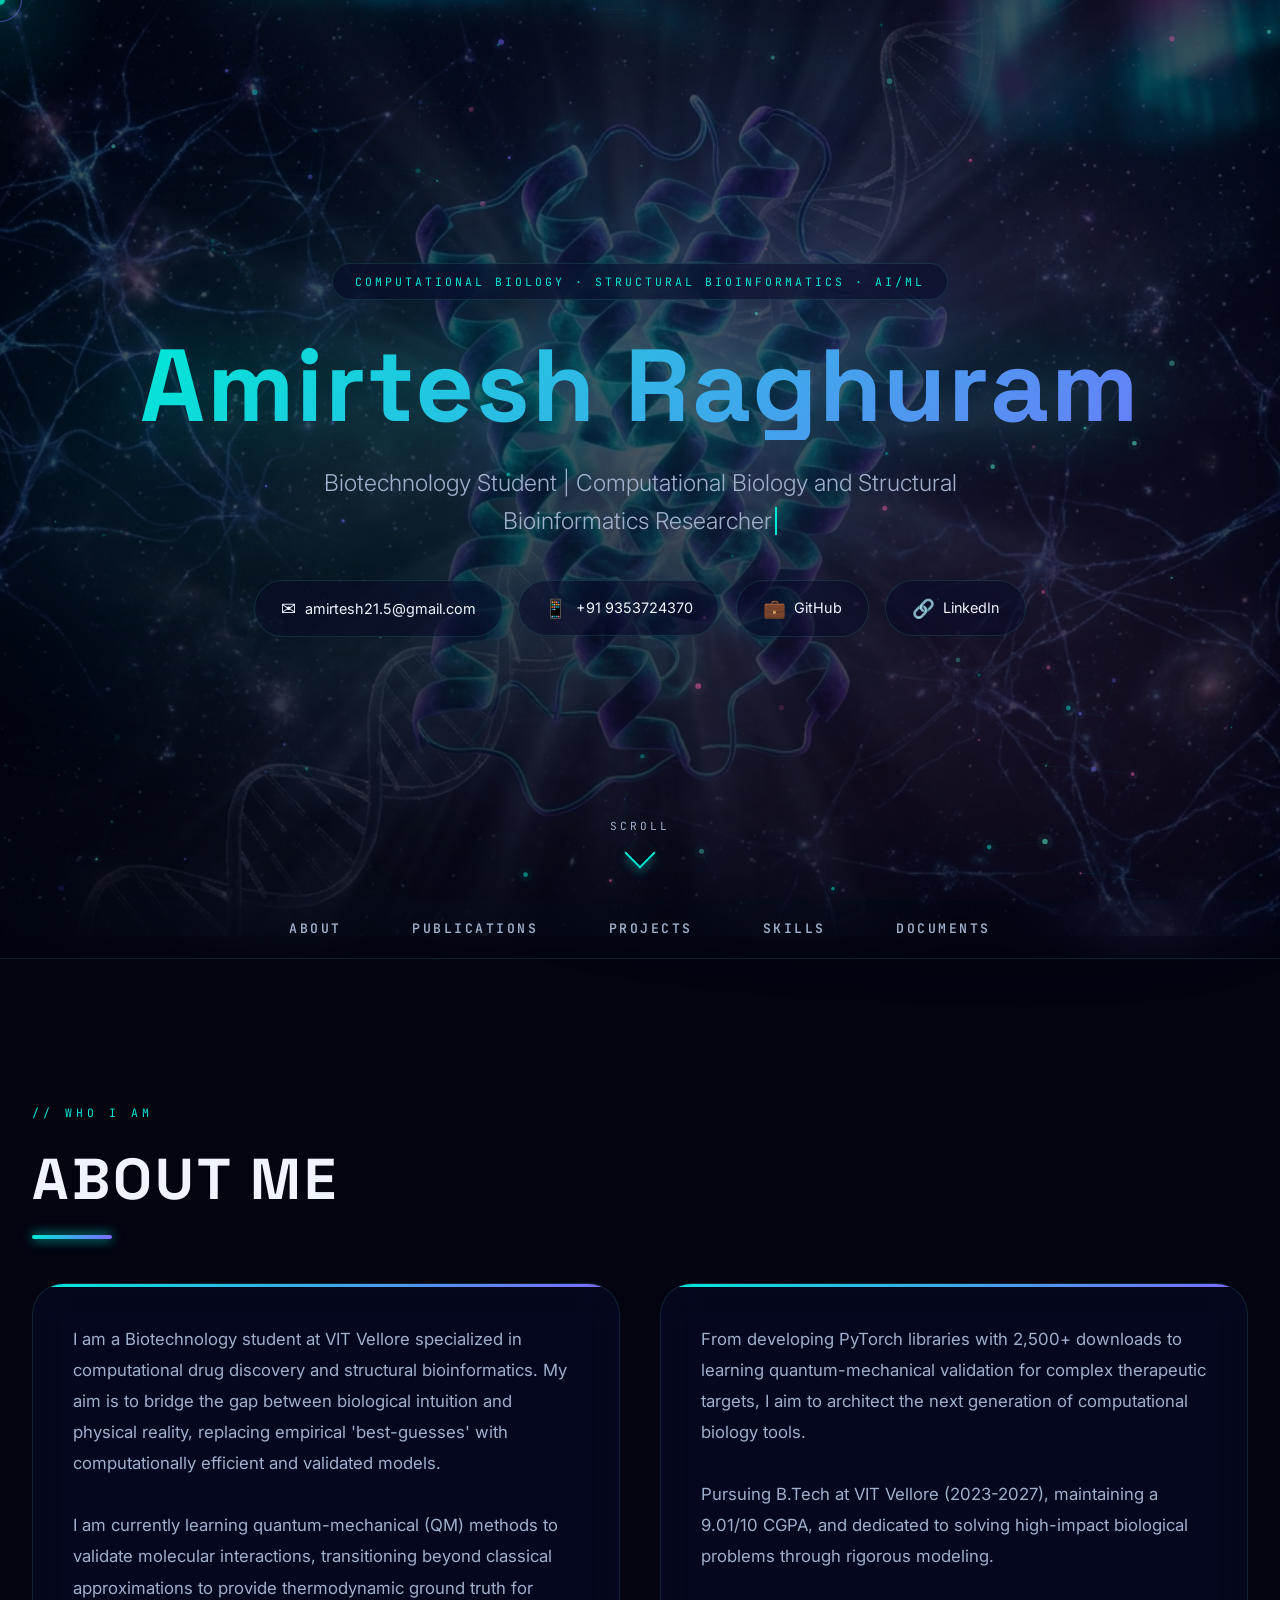
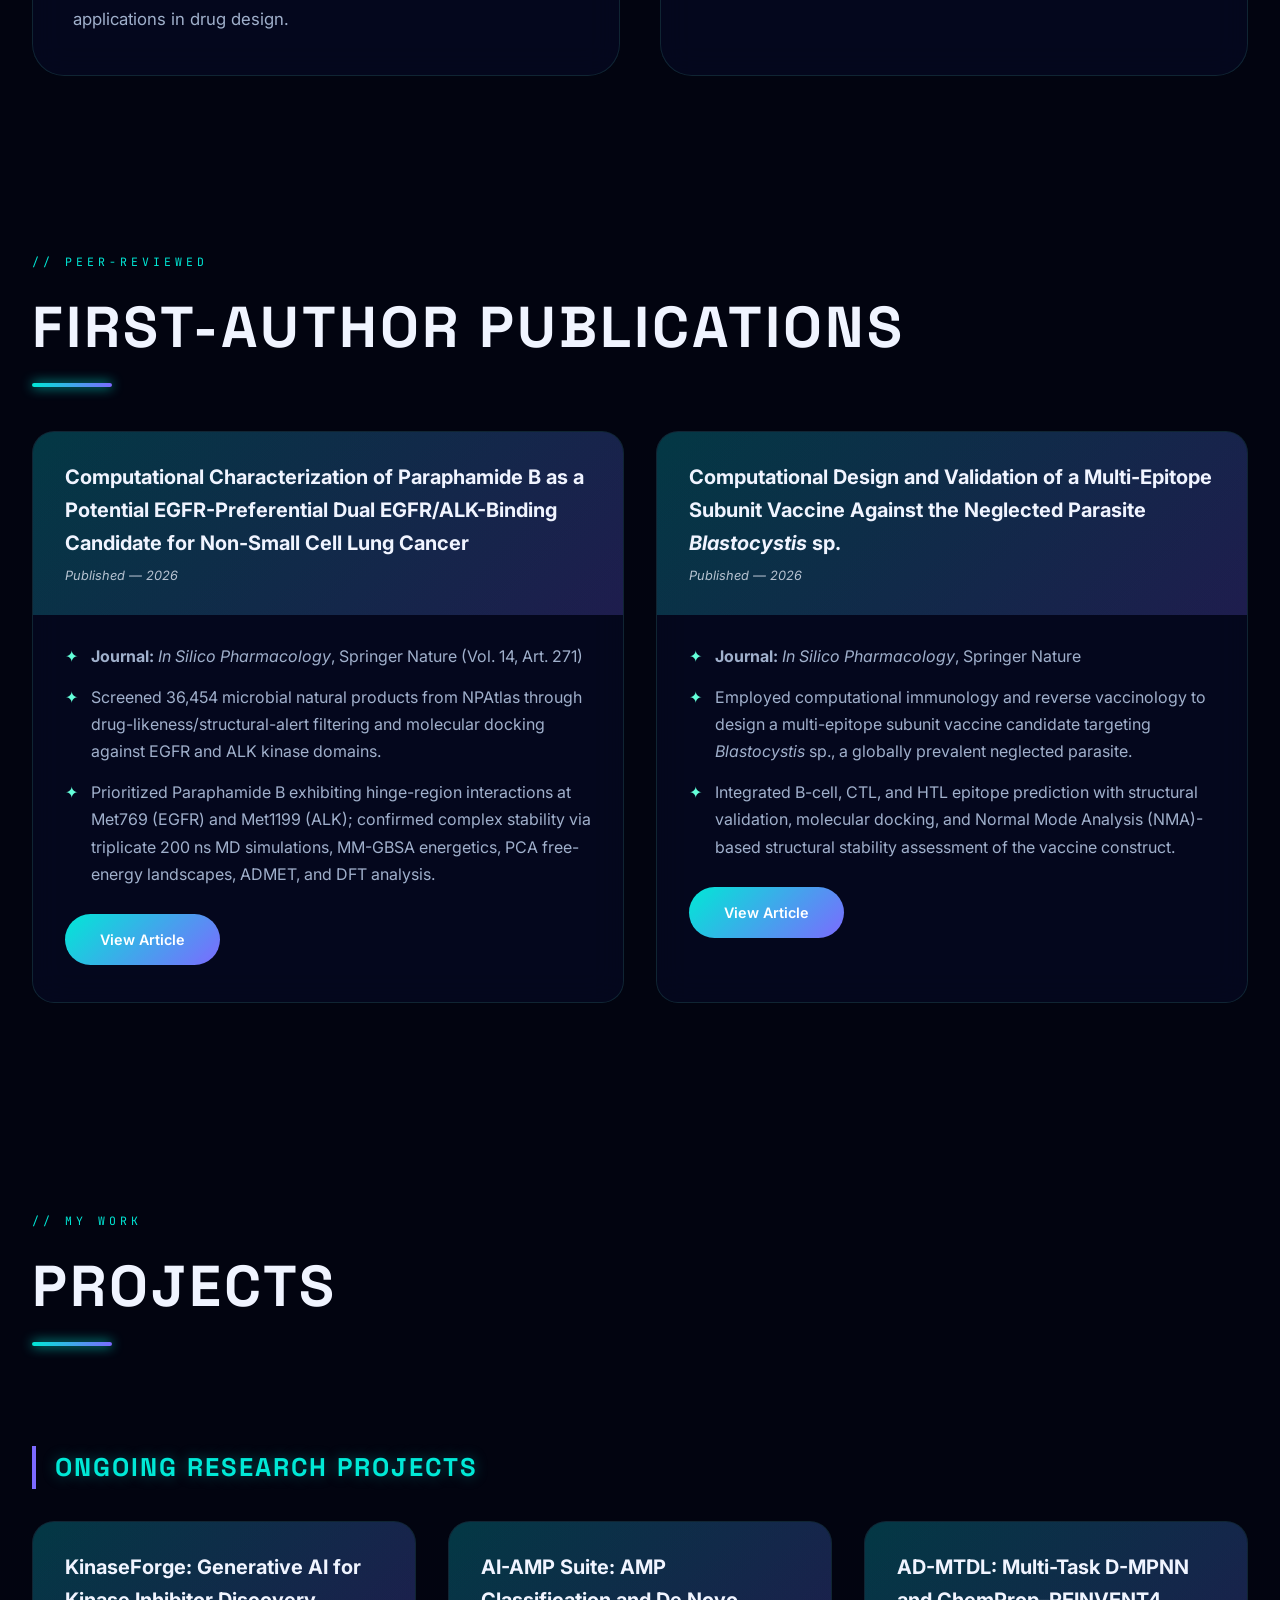
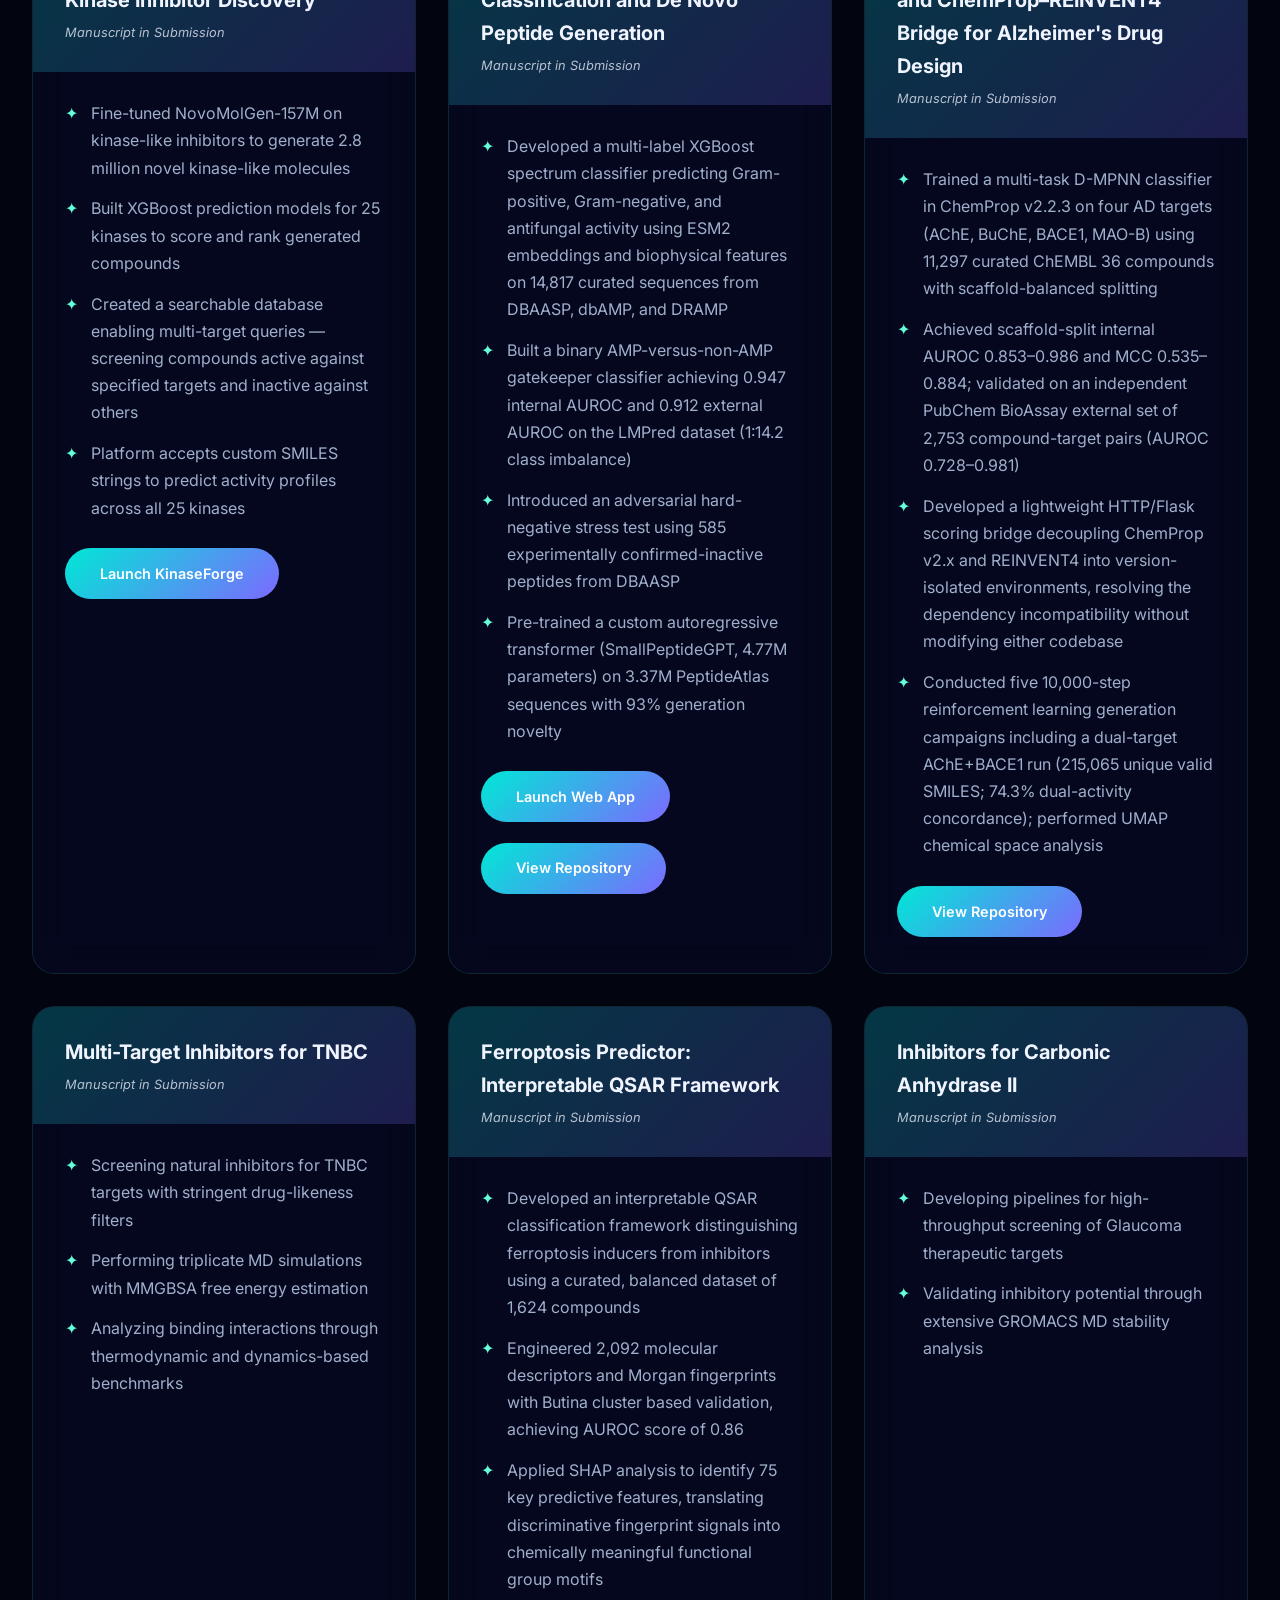
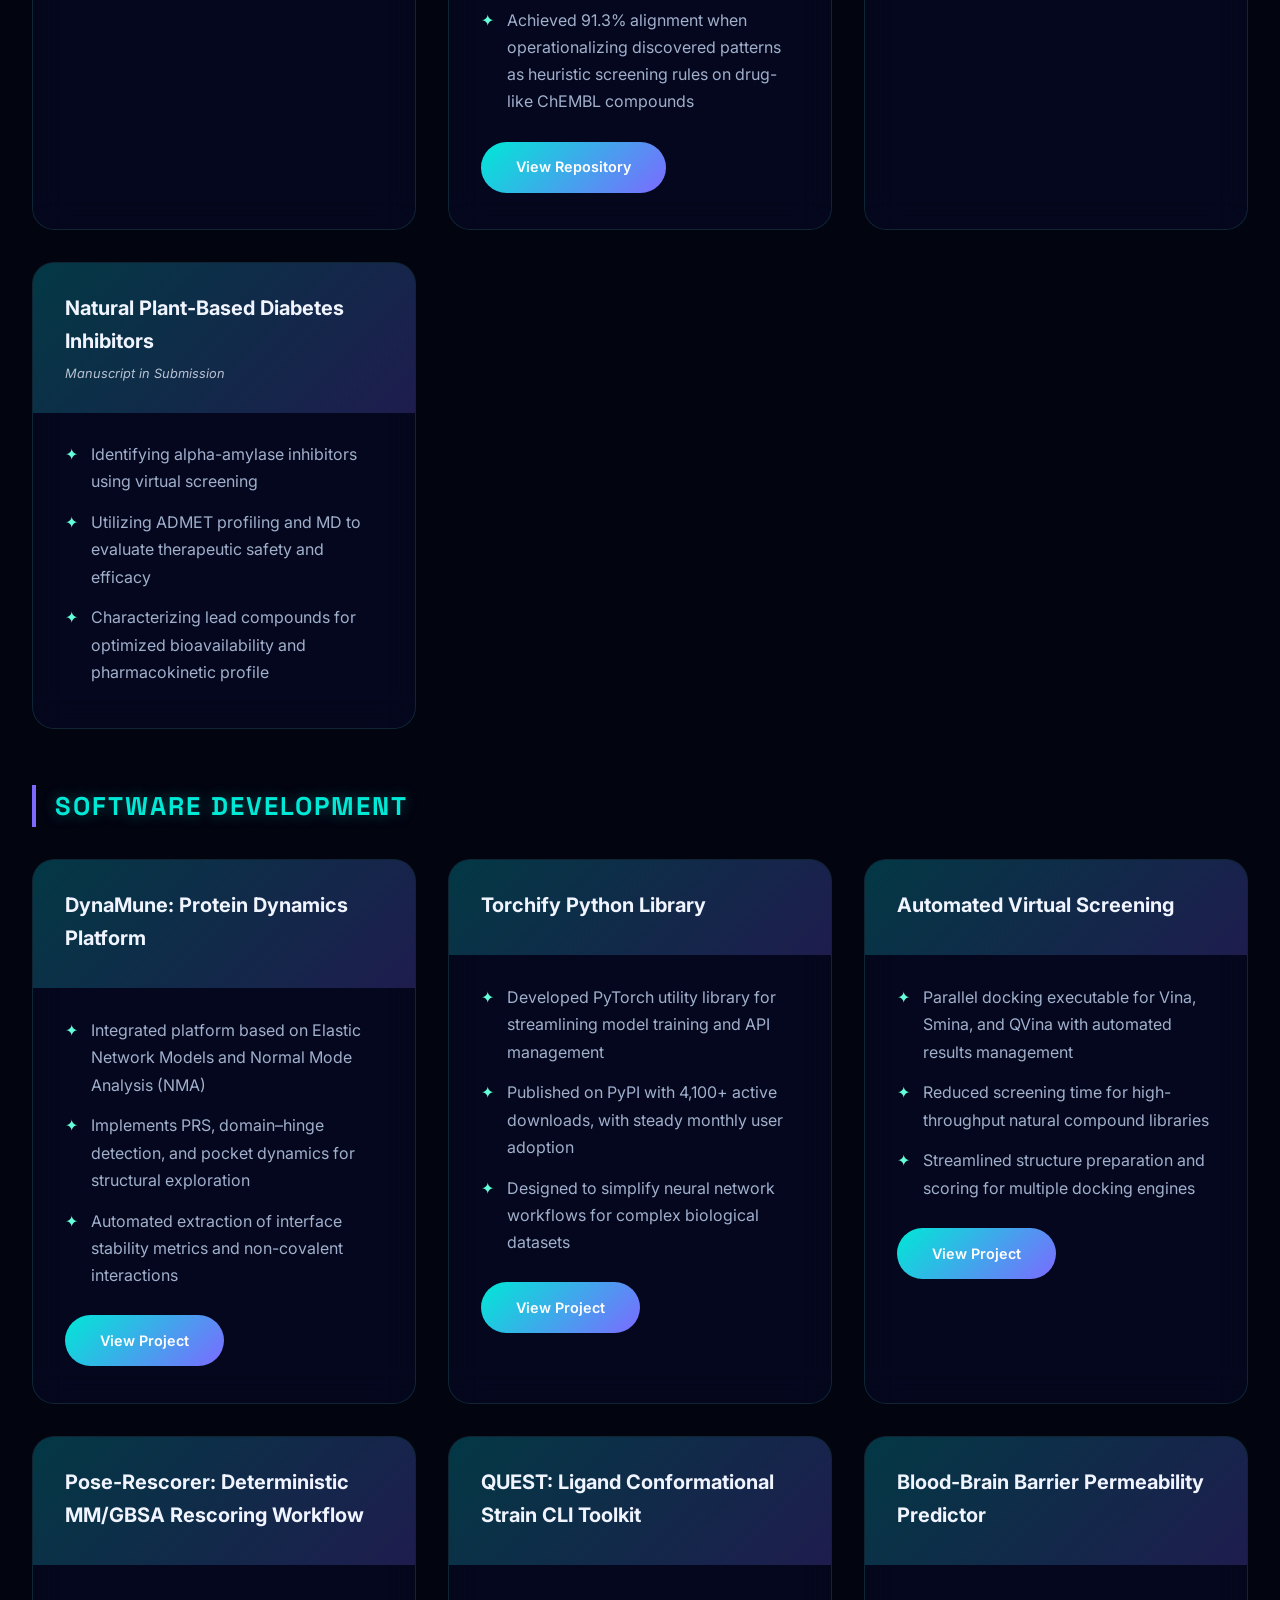
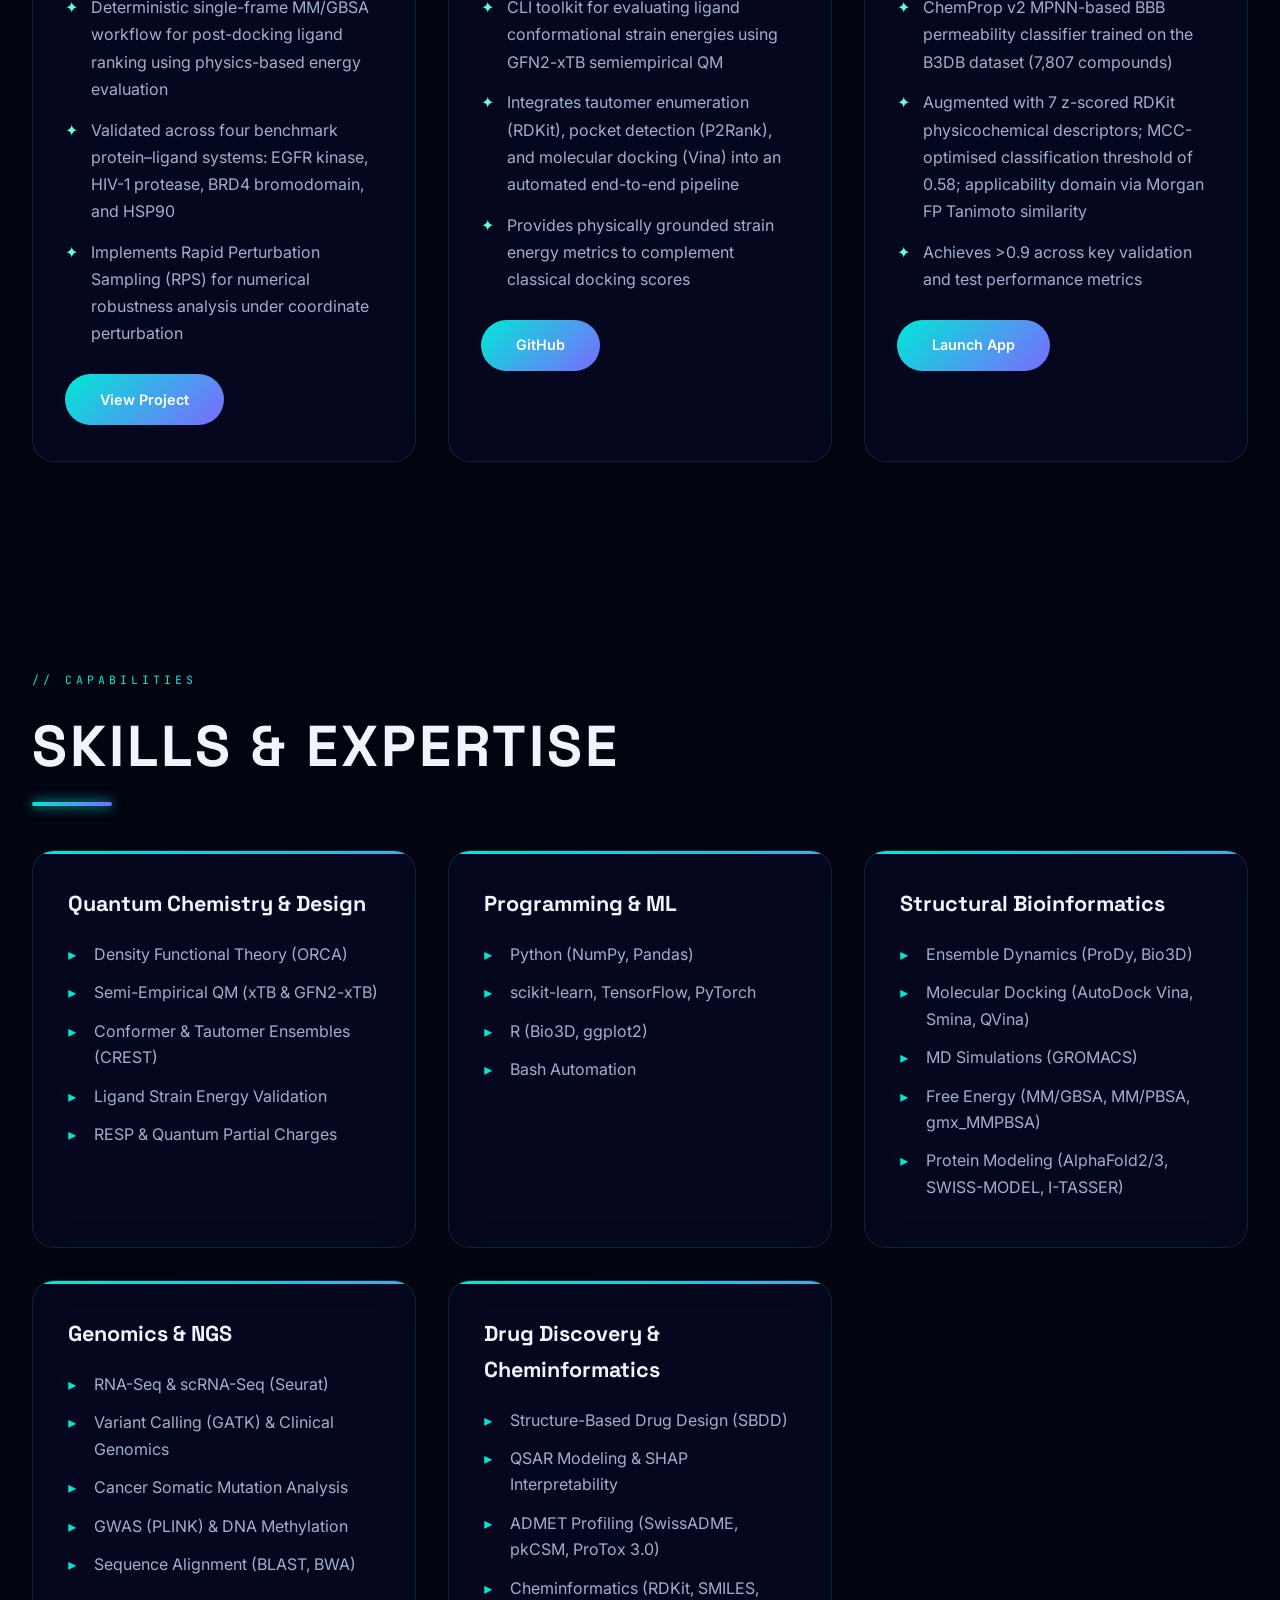
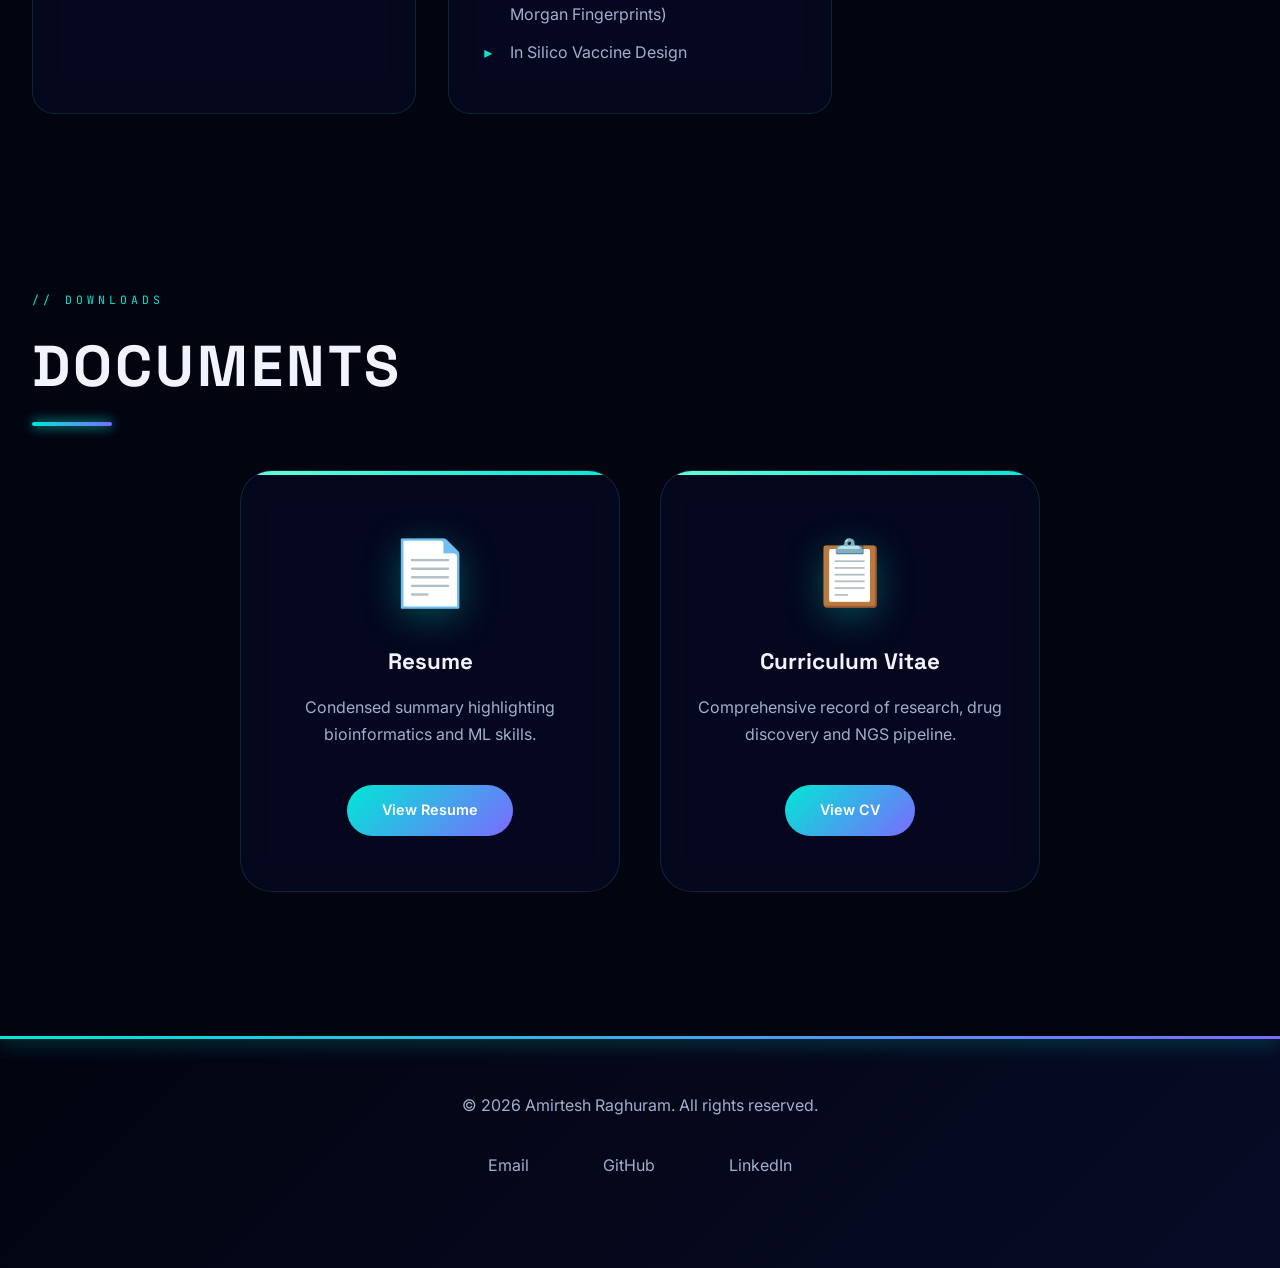
<file: index.html>
<!DOCTYPE html>
<html lang="en">

<head>
    <meta charset="UTF-8">
    <meta name="viewport" content="width=device-width, initial-scale=1.0">
    <title>Amirtesh Raghuram - Biotechnology Portfolio</title>
    <link
        href="https://fonts.googleapis.com/css2?family=Inter:wght@300;400;600;700;900&family=Space+Grotesk:wght@400;600;700&family=JetBrains+Mono:wght@400;700&display=swap"
        rel="stylesheet">
    <link rel="stylesheet" href="styles.css">
    <style>
        /* overrides loaded from styles.css */
    </style>
</head>

<body>
    <!-- Scroll Progress -->
    <div class="scroll-progress" id="scrollProgress"></div>

    <!-- 6-Panel Background System -->
    <div class="bg-base"></div>
    <div class="bg-panel active" id="bg-hero"></div>
    <div class="bg-panel" id="bg-about"></div>
    <div class="bg-panel" id="bg-skills"></div>
    <div class="bg-panel" id="bg-research"></div>
    <div class="bg-panel" id="bg-software"></div>
    <div class="bg-panel" id="bg-documents"></div>
    <div class="bg-overlay"></div>

    <!-- Ambient -->
    <div class="aurora"></div>
    <canvas id="particles-canvas"></canvas>

    <!-- Custom Cursor -->
    <div class="cursor-dot" id="cursorDot"></div>
    <div class="cursor-ring" id="cursorRing"></div>
    <div class="cursor-glow" id="cursorGlow"></div>

    <!-- Hero -->
    <header class="hero" id="hero">
        <div class="hero-content">
            <div class="hero-badge">Computational Biology · Structural Bioinformatics · AI/ML</div>
            <h1 class="hero-name">Amirtesh Raghuram</h1>
            <p class="hero-subtitle"><span class="typewriter">Biotechnology Student | Computational Biology and
                    Structural Bioinformatics Researcher</span></p>
            <div class="hero-contacts">
                <a href="mailto:amirtesh21.5@gmail.com" class="contact-pill magnetic"><span class="icon">✉</span>
                    <span>amirtesh21.5@gmail.com</span></a>
                <a href="tel:+919353724370" class="contact-pill magnetic"><span class="icon">📱</span> <span>+91
                        9353724370</span></a>
                <a href="https://github.com/amirtesh" target="_blank" class="contact-pill magnetic"><span
                        class="icon">💼</span> <span>GitHub</span></a>
                <a href="https://in.linkedin.com/in/amirtesh-raghuram-90161828a" target="_blank"
                    class="contact-pill magnetic"><span class="icon">🔗</span> <span>LinkedIn</span></a>
            </div>
        </div>
        <div class="scroll-hint">
            <span>Scroll</span>
            <div class="scroll-hint-arrow"></div>
        </div>
    </header>

    <nav id="mainNav">
        <div class="nav-container">
            <a href="#about" class="nav-link active">About</a>
            <a href="#publications" class="nav-link">Publications</a>
            <a href="#projects" class="nav-link">Projects</a>
            <a href="#skills" class="nav-link">Skills</a>
            <a href="#documents" class="nav-link">Documents</a>
        </div>
    </nav>

    <main>
        <section id="about" class="section">
            <div class="section-label">// who i am</div>
            <h2 class="section-title">About Me</h2>
            <div class="about-grid">
                <div class="about-card stagger">
                    <p>I am a Biotechnology student at VIT Vellore specialized in computational drug discovery and
                        structural bioinformatics. My aim is to bridge the gap between biological intuition and physical
                        reality, replacing empirical 'best-guesses' with computationally efficient and validated models.
                    </p>
                    <br>
                    <p>I am currently learning quantum-mechanical (QM) methods to validate molecular interactions,
                        transitioning beyond classical approximations to provide thermodynamic ground truth for
                        applications in drug design.</p>
                </div>
                <div class="about-card stagger">
                    <p>From developing PyTorch libraries with 2,500+ downloads to learning quantum-mechanical validation
                        for complex therapeutic targets, I aim to architect the next generation of computational biology
                        tools.</p>
                    <br>
                    <p>Pursuing B.Tech at VIT Vellore (2023-2027), maintaining a 9.01/10 CGPA, and dedicated to solving
                        high-impact biological problems through rigorous modeling.</p>
                </div>
            </div>
        </section>


        <section id="publications" class="section">
            <div class="section-label">// peer-reviewed</div>
            <h2 class="section-title">First-Author Publications</h2>
            <div class="projects-grid">
                <div class="project-card stagger">
                    <div class="project-header">
                        <h3 class="project-title">Computational Characterization of Paraphamide B as a Potential EGFR-Preferential Dual EGFR/ALK-Binding Candidate for Non-Small Cell Lung Cancer</h3>
                        <p class="project-status">Published &mdash; 2026</p>
                    </div>
                    <div class="project-body">
                        <div class="project-bullet"><strong>Journal:</strong> <em>In Silico Pharmacology</em>, Springer
                            Nature (Vol. 14, Art. 271)</div>
                        <div class="project-bullet">Screened 36,454 microbial natural products from NPAtlas through drug-likeness/structural-alert filtering and molecular docking against EGFR and ALK kinase domains.</div>
                        <div class="project-bullet">Prioritized Paraphamide B exhibiting hinge-region interactions at Met769 (EGFR) and Met1199 (ALK); confirmed complex stability via triplicate 200&nbsp;ns MD simulations, MM-GBSA energetics, PCA free-energy landscapes, ADMET, and DFT analysis.</div>
                        <a href="https://link.springer.com/article/10.1007/s40203-026-00777-3" target="_blank"
                            class="btn magnetic"><span>View Article</span></a>
                    </div>
                </div>
                <div class="project-card stagger">
                    <div class="project-header">
                        <h3 class="project-title">Computational Design and Validation of a Multi-Epitope Subunit Vaccine
                            Against the Neglected Parasite <em>Blastocystis</em> sp.</h3>
                        <p class="project-status">Published &mdash; 2026</p>
                    </div>
                    <div class="project-body">
                        <div class="project-bullet"><strong>Journal:</strong> <em>In Silico Pharmacology</em>, Springer
                            Nature</div>
                        <div class="project-bullet">Employed computational immunology and reverse vaccinology to design
                            a multi-epitope subunit vaccine candidate targeting <em>Blastocystis</em> sp., a globally
                            prevalent neglected parasite.</div>
                        <div class="project-bullet">Integrated B-cell, CTL, and HTL epitope prediction with structural
                            validation, molecular docking, and Normal Mode Analysis (NMA)-based structural stability
                            assessment of the vaccine construct.</div>
                        <a href="https://link.springer.com/article/10.1007/s40203-026-00660-1" target="_blank"
                            class="btn magnetic"><span>View Article</span></a>
                    </div>
                </div>
            </div>
        </section>

        <section id="projects" class="section">
            <div class="section-label">// my work</div>
            <h2 class="section-title">Projects</h2>
            <h3 class="projects-label" id="research-anchor">Ongoing Research Projects</h3>
            <div class="projects-grid">
                <div class="project-card stagger">
                    <div class="project-header">
                        <h3 class="project-title">KinaseForge: Generative AI for Kinase Inhibitor Discovery</h3>
                        <p class="project-status">Manuscript in Submission</p>
                    </div>
                    <div class="project-body">
                        <div class="project-bullet">Fine-tuned NovoMolGen-157M on kinase-like inhibitors to generate 2.8
                            million novel kinase-like molecules</div>
                        <div class="project-bullet">Built XGBoost prediction models for 25 kinases to score and rank
                            generated compounds</div>
                        <div class="project-bullet">Created a searchable database enabling multi-target queries —
                            screening compounds active against specified targets and inactive against others</div>
                        <div class="project-bullet">Platform accepts custom SMILES strings to predict activity profiles
                            across all 25 kinases</div><a href="https://kinaseforge.vit.ac.in/" target="_blank"
                            class="btn magnetic"><span>Launch KinaseForge</span></a>
                    </div>
                </div>
                <div class="project-card stagger">
                    <div class="project-header">
                        <h3 class="project-title">AI-AMP Suite: AMP Classification and De Novo Peptide Generation</h3>
                        <p class="project-status">Manuscript in Submission</p>
                    </div>
                    <div class="project-body">
                        <div class="project-bullet">Developed a multi-label XGBoost spectrum classifier predicting
                            Gram-positive, Gram-negative, and antifungal activity using ESM2 embeddings and biophysical
                            features on 14,817 curated sequences from DBAASP, dbAMP, and DRAMP</div>
                        <div class="project-bullet">Built a binary AMP-versus-non-AMP gatekeeper classifier achieving
                            0.947 internal AUROC and 0.912 external AUROC on the LMPred dataset (1:14.2 class
                            imbalance)</div>
                        <div class="project-bullet">Introduced an adversarial hard-negative stress test using 585
                            experimentally confirmed-inactive peptides from DBAASP</div>
                        <div class="project-bullet">Pre-trained a custom autoregressive transformer (SmallPeptideGPT,
                            4.77M parameters) on 3.37M PeptideAtlas sequences with 93% generation novelty</div>
                        <a href="https://ppytorch-ai-amp-webapp.ms.fun/app" target="_blank"
                            class="btn magnetic"><span>Launch Web App</span></a>
                        <a href="https://github.com/amirtesh/AI-AMP" target="_blank" class="btn magnetic"><span>View
                                Repository</span></a>
                    </div>
                </div>
                <div class="project-card stagger">
                    <div class="project-header">
                        <h3 class="project-title">AD-MTDL: Multi-Task D-MPNN and ChemProp–REINVENT4 Bridge for
                            Alzheimer's Drug Design</h3>
                        <p class="project-status">Manuscript in Submission</p>
                    </div>
                    <div class="project-body">
                        <div class="project-bullet">Trained a multi-task D-MPNN classifier in ChemProp v2.2.3 on four
                            AD targets (AChE, BuChE, BACE1, MAO-B) using 11,297 curated ChEMBL 36 compounds with
                            scaffold-balanced splitting</div>
                        <div class="project-bullet">Achieved scaffold-split internal AUROC 0.853–0.986 and MCC
                            0.535–0.884; validated on an independent PubChem BioAssay external set of 2,753
                            compound-target pairs (AUROC 0.728–0.981)</div>
                        <div class="project-bullet">Developed a lightweight HTTP/Flask scoring bridge decoupling
                            ChemProp v2.x and REINVENT4 into version-isolated environments, resolving the dependency
                            incompatibility without modifying either codebase</div>
                        <div class="project-bullet">Conducted five 10,000-step reinforcement learning generation
                            campaigns including a dual-target AChE+BACE1 run (215,065 unique valid SMILES; 74.3%
                            dual-activity concordance); performed UMAP chemical space analysis</div>
                        <a href="https://github.com/Amirtesh/AD-MTDL" target="_blank" class="btn magnetic"><span>View
                                Repository</span></a>
                    </div>
                </div>
                <div class="project-card stagger">
                    <div class="project-header">
                        <h3 class="project-title">Multi-Target Inhibitors for TNBC</h3>
                        <p class="project-status">Manuscript in Submission</p>
                    </div>
                    <div class="project-body">
                        <div class="project-bullet">Screening natural inhibitors for TNBC targets with stringent
                            drug-likeness filters</div>
                        <div class="project-bullet">Performing triplicate MD simulations with MMGBSA free energy
                            estimation</div>
                        <div class="project-bullet">Analyzing binding interactions through thermodynamic and
                            dynamics-based benchmarks</div>
                    </div>
                </div>
                <div class="project-card stagger">
                    <div class="project-header">
                        <h3 class="project-title">Ferroptosis Predictor: Interpretable QSAR Framework</h3>
                        <p class="project-status">Manuscript in Submission</p>
                    </div>
                    <div class="project-body">
                        <div class="project-bullet">Developed an interpretable QSAR classification framework
                            distinguishing ferroptosis inducers from inhibitors using a curated, balanced dataset of
                            1,624 compounds</div>
                        <div class="project-bullet">Engineered 2,092 molecular descriptors and Morgan fingerprints with
                            Butina cluster based validation, achieving AUROC score of 0.86</div>
                        <div class="project-bullet">Applied SHAP analysis to identify 75 key predictive features,
                            translating discriminative fingerprint signals into chemically meaningful functional group
                            motifs</div>
                        <div class="project-bullet">Achieved 91.3% alignment when operationalizing discovered patterns
                            as heuristic screening rules on drug-like ChEMBL compounds</div><a
                            href="https://github.com/Amirtesh/Ferroptosis-Predictor" target="_blank"
                            class="btn magnetic"><span>View Repository</span></a>
                    </div>
                </div>
                <div class="project-card stagger">
                    <div class="project-header">
                        <h3 class="project-title">Inhibitors for Carbonic Anhydrase II</h3>
                        <p class="project-status">Manuscript in Submission</p>
                    </div>
                    <div class="project-body">
                        <div class="project-bullet">Developing pipelines for high-throughput screening of Glaucoma
                            therapeutic targets</div>
                        <div class="project-bullet">Validating inhibitory potential through extensive GROMACS MD
                            stability analysis</div>
                    </div>
                </div>
                <div class="project-card stagger">
                    <div class="project-header">
                        <h3 class="project-title">Natural Plant-Based Diabetes Inhibitors</h3>
                        <p class="project-status">Manuscript in Submission</p>
                    </div>
                    <div class="project-body">
                        <div class="project-bullet">Identifying alpha-amylase inhibitors using virtual screening</div>
                        <div class="project-bullet">Utilizing ADMET profiling and MD to evaluate therapeutic safety and
                            efficacy</div>
                        <div class="project-bullet">Characterizing lead compounds for optimized bioavailability and
                            pharmacokinetic profile</div>
                    </div>
                </div>
            </div>
            <h3 class="projects-label" id="software-anchor">Software Development</h3>
            <div class="projects-grid">
                <div class="project-card stagger">
                    <div class="project-header">
                        <h3 class="project-title">DynaMune: Protein Dynamics Platform</h3>
                    </div>
                    <div class="project-body">
                        <div class="project-bullet">Integrated platform based on Elastic Network Models and Normal Mode
                            Analysis (NMA)</div>
                        <div class="project-bullet">Implements PRS, domain–hinge detection, and pocket dynamics for
                            structural exploration</div>
                        <div class="project-bullet">Automated extraction of interface stability metrics and non-covalent
                            interactions</div><a href="https://github.com/Amirtesh/DynaMune" target="_blank"
                            class="btn magnetic"><span>View Project</span></a>
                    </div>
                </div>
                <div class="project-card stagger">
                    <div class="project-header">
                        <h3 class="project-title">Torchify Python Library</h3>
                    </div>
                    <div class="project-body">
                        <div class="project-bullet">Developed PyTorch utility library for streamlining model training
                            and API management</div>
                        <div class="project-bullet">Published on PyPI with 4,100+ active downloads, with steady monthly
                            user adoption</div>
                        <div class="project-bullet">Designed to simplify neural network workflows for complex biological
                            datasets</div><a href="https://github.com/Amirtesh/Pytorch-Torchify" target="_blank"
                            class="btn magnetic"><span>View Project</span></a>
                    </div>
                </div>
                <div class="project-card stagger">
                    <div class="project-header">
                        <h3 class="project-title">Automated Virtual Screening</h3>
                    </div>
                    <div class="project-body">
                        <div class="project-bullet">Parallel docking executable for Vina, Smina, and QVina with
                            automated results management</div>
                        <div class="project-bullet">Reduced screening time for high-throughput natural compound
                            libraries</div>
                        <div class="project-bullet">Streamlined structure preparation and scoring for multiple docking
                            engines</div><a href="https://github.com/Amirtesh/Automated-Virtual-Screening"
                            target="_blank" class="btn magnetic"><span>View Project</span></a>
                    </div>
                </div>
                <div class="project-card stagger">
                    <div class="project-header">
                        <h3 class="project-title">Pose-Rescorer: Deterministic MM/GBSA Rescoring Workflow</h3>
                    </div>
                    <div class="project-body">
                        <div class="project-bullet">Deterministic single-frame MM/GBSA workflow for post-docking ligand
                            ranking using physics-based energy evaluation</div>
                        <div class="project-bullet">Validated across four benchmark protein–ligand systems: EGFR kinase,
                            HIV-1 protease, BRD4 bromodomain, and HSP90</div>
                        <div class="project-bullet">Implements Rapid Perturbation Sampling (RPS) for numerical
                            robustness analysis under coordinate perturbation</div><a
                            href="https://amirtesh.github.io/Pose-Rescorer" target="_blank"
                            class="btn magnetic"><span>View Project</span></a>
                    </div>
                </div>
                <div class="project-card stagger">
                    <div class="project-header">
                        <h3 class="project-title">QUEST: Ligand Conformational Strain CLI Toolkit</h3>
                    </div>
                    <div class="project-body">
                        <div class="project-bullet">CLI toolkit for evaluating ligand conformational strain energies
                            using GFN2-xTB semiempirical QM</div>
                        <div class="project-bullet">Integrates tautomer enumeration (RDKit), pocket detection (P2Rank),
                            and molecular docking (Vina) into an automated end-to-end pipeline</div>
                        <div class="project-bullet">Provides physically grounded strain energy metrics to complement
                            classical docking scores </div><a href="https://github.com/Amirtesh/QUEST" target="_blank"
                            class="btn magnetic"><span>GitHub</span></a>
                    </div>
                </div>
                <div class="project-card stagger">
                    <div class="project-header">
                        <h3 class="project-title">Blood-Brain Barrier Permeability Predictor</h3>
                    </div>
                    <div class="project-body">
                        <div class="project-bullet">ChemProp v2 MPNN-based BBB permeability classifier trained on
                            the B3DB dataset (7,807 compounds)</div>
                        <div class="project-bullet">Augmented with 7 z-scored RDKit physicochemical descriptors;
                            MCC-optimised classification threshold of 0.58; applicability domain via Morgan FP Tanimoto
                            similarity</div>
                        <div class="project-bullet">Achieves &gt;0.9 across key validation and test performance
                            metrics</div>
                        <a href="https://bbb-prediction.streamlit.app/" target="_blank"
                            class="btn magnetic"><span>Launch
                                App</span></a>
                    </div>
                </div>
            </div>
        </section>

        <section id="skills" class="section">
            <div class="section-label">// capabilities</div>
            <h2 class="section-title">Skills &amp; Expertise</h2>
            <div class="skills-grid">
                <div class="skill-card stagger">
                    <h3 class="skill-card-title">Quantum Chemistry &amp; Design</h3>
                    <ul>
                        <li class="skill-item">Density Functional Theory (ORCA)</li>
                        <li class="skill-item">Semi-Empirical QM (xTB &amp; GFN2-xTB)</li>
                        <li class="skill-item">Conformer &amp; Tautomer Ensembles (CREST)</li>
                        <li class="skill-item">Ligand Strain Energy Validation</li>
                        <li class="skill-item">RESP &amp; Quantum Partial Charges</li>
                    </ul>
                </div>
                <div class="skill-card stagger">
                    <h3 class="skill-card-title">Programming &amp; ML</h3>
                    <ul>
                        <li class="skill-item">Python (NumPy, Pandas)</li>
                        <li class="skill-item">scikit-learn, TensorFlow, PyTorch</li>
                        <li class="skill-item">R (Bio3D, ggplot2)</li>
                        <li class="skill-item">Bash Automation</li>
                    </ul>
                </div>
                <div class="skill-card stagger">
                    <h3 class="skill-card-title">Structural Bioinformatics</h3>
                    <ul>
                        <li class="skill-item">Ensemble Dynamics (ProDy, Bio3D)</li>
                        <li class="skill-item">Molecular Docking (AutoDock Vina, Smina, QVina)</li>
                        <li class="skill-item">MD Simulations (GROMACS)</li>
                        <li class="skill-item">Free Energy (MM/GBSA, MM/PBSA, gmx_MMPBSA)</li>
                        <li class="skill-item">Protein Modeling (AlphaFold2/3, SWISS-MODEL, I-TASSER)</li>
                    </ul>
                </div>
                <div class="skill-card stagger">
                    <h3 class="skill-card-title">Genomics &amp; NGS</h3>
                    <ul>
                        <li class="skill-item">RNA-Seq &amp; scRNA-Seq (Seurat)</li>
                        <li class="skill-item">Variant Calling (GATK) &amp; Clinical Genomics</li>
                        <li class="skill-item">Cancer Somatic Mutation Analysis</li>
                        <li class="skill-item">GWAS (PLINK) &amp; DNA Methylation</li>
                        <li class="skill-item">Sequence Alignment (BLAST, BWA)</li>
                    </ul>
                </div>
                <div class="skill-card stagger">
                    <h3 class="skill-card-title">Drug Discovery &amp; Cheminformatics</h3>
                    <ul>
                        <li class="skill-item">Structure-Based Drug Design (SBDD)</li>
                        <li class="skill-item">QSAR Modeling &amp; SHAP Interpretability</li>
                        <li class="skill-item">ADMET Profiling (SwissADME, pkCSM, ProTox 3.0)</li>
                        <li class="skill-item">Cheminformatics (RDKit, SMILES, Morgan Fingerprints)</li>
                        <li class="skill-item">In Silico Vaccine Design</li>
                    </ul>
                </div>
            </div>
        </section>

        <section id="documents" class="section">
            <div class="section-label">// downloads</div>
            <h2 class="section-title">Documents</h2>
            <div class="docs-grid">
                <div class="doc-card stagger">
                    <div class="doc-icon">📄</div>
                    <h3 class="doc-title">Resume</h3>
                    <p class="doc-desc">Condensed summary highlighting bioinformatics and ML skills.</p><a
                        href="Amirtesh-Raghuram-Resume.pdf" target="_blank" class="btn magnetic"><span>View
                            Resume</span></a>
                </div>
                <div class="doc-card stagger">
                    <div class="doc-icon">📋</div>
                    <h3 class="doc-title">Curriculum Vitae</h3>
                    <p class="doc-desc">Comprehensive record of research, drug discovery and NGS pipeline.</p><a
                        href="Amirtesh-Raghuram-CV.pdf" target="_blank" class="btn magnetic"><span>View CV</span></a>
                </div>
            </div>
        </section>
    </main>

    <footer>
        <div class="footer-inner">
            <p>&copy; 2026 Amirtesh Raghuram. All rights reserved.</p>
            <div class="footer-links">
                <a href="mailto:amirtesh21.5@gmail.com" class="footer-link">Email</a>
                <a href="https://github.com/amirtesh" target="_blank" class="footer-link">GitHub</a>
                <a href="https://in.linkedin.com/in/amirtesh-raghuram-90161828a" target="_blank"
                    class="footer-link">LinkedIn</a>
            </div>
        </div>
    </footer>

    <script>
        // ── Scroll Progress ──
        window.addEventListener('scroll', () => {
            const pct = (window.scrollY / (document.documentElement.scrollHeight - innerHeight)) * 100;
            document.getElementById('scrollProgress').style.width = pct + '%';
        });

        // ── Custom Cursor ──
        const dot = document.getElementById('cursorDot');
        const ring = document.getElementById('cursorRing');
        const glow = document.getElementById('cursorGlow');
        let mx = 0, my = 0, dx = 0, dy = 0, rx = 0, ry = 0, gx = 0, gy = 0;

        document.addEventListener('mousemove', e => { mx = e.clientX; my = e.clientY; });

        document.querySelectorAll('a, button, .btn').forEach(el => {
            el.addEventListener('mouseenter', () => { dot.classList.add('hovering'); ring.classList.add('hovering'); });
            el.addEventListener('mouseleave', () => { dot.classList.remove('hovering'); ring.classList.remove('hovering'); });
        });

        (function animCursor() {
            dx += (mx - dx) * 0.35; dy += (my - dy) * 0.35;
            rx += (mx - rx) * 0.12; ry += (my - ry) * 0.12;
            gx += (mx - gx) * 0.06; gy += (my - gy) * 0.06;
            dot.style.left = dx - 5 + 'px'; dot.style.top = dy - 5 + 'px';
            ring.style.left = rx - 22 + 'px'; ring.style.top = ry - 22 + 'px';
            glow.style.left = gx - 110 + 'px'; glow.style.top = gy - 110 + 'px';
            requestAnimationFrame(animCursor);
        })();

        // ── Particle System ──
        const canvas = document.getElementById('particles-canvas');
        const ctx = canvas.getContext('2d');
        let particles = [];
        function resizeCanvas() { canvas.width = innerWidth; canvas.height = innerHeight; }
        resizeCanvas(); window.addEventListener('resize', resizeCanvas);

        class Particle {
            constructor() { this.reset(); }
            reset() {
                this.x = Math.random() * canvas.width;
                this.y = Math.random() * canvas.height;
                this.size = Math.random() * 2.5 + 0.5;
                this.sx = (Math.random() - 0.5) * 0.6;
                this.sy = (Math.random() - 0.5) * 0.6;
                this.o = Math.random() * 0.5 + 0.1;
                this.c = ['0,232,214', '124,106,255', '255,94,174', '100,255,218'][Math.floor(Math.random() * 4)];
                this.p = Math.random() * Math.PI * 2;
            }
            update() {
                this.x += this.sx; this.y += this.sy;
                this.p += 0.02; this.o = 0.25 + Math.sin(this.p) * 0.25;
                const ddx = mx - this.x, ddy = my - this.y;
                if (Math.hypot(ddx, ddy) < 180) { this.x += ddx * 0.004; this.y += ddy * 0.004; }
                if (this.x < 0 || this.x > canvas.width || this.y < 0 || this.y > canvas.height) this.reset();
            }
            draw() {
                ctx.beginPath(); ctx.arc(this.x, this.y, this.size, 0, Math.PI * 2);
                ctx.fillStyle = `rgba(${this.c},${this.o})`; ctx.fill();
                ctx.beginPath(); ctx.arc(this.x, this.y, this.size * 3, 0, Math.PI * 2);
                ctx.fillStyle = `rgba(${this.c},${this.o * 0.08})`; ctx.fill();
            }
        }
        function initP() { particles = []; for (let i = 0; i < Math.min(Math.floor(innerWidth / 10), 150); i++) particles.push(new Particle()); }
        initP();
        function connectP() {
            for (let i = 0; i < particles.length; i++) for (let j = i + 1; j < particles.length; j++) {
                const d = Math.hypot(particles[i].x - particles[j].x, particles[i].y - particles[j].y);
                if (d < 130) { ctx.beginPath(); ctx.strokeStyle = `rgba(0,232,214,${(1 - d / 130) * 0.15})`; ctx.lineWidth = 0.4; ctx.moveTo(particles[i].x, particles[i].y); ctx.lineTo(particles[j].x, particles[j].y); ctx.stroke(); }
            }
        }
        (function animP() { ctx.clearRect(0, 0, canvas.width, canvas.height); particles.forEach(p => { p.update(); p.draw() }); connectP(); requestAnimationFrame(animP) })();
        window.addEventListener('resize', () => { resizeCanvas(); initP(); });

        // ── Section Observer ──
        const sections = document.querySelectorAll('.section');
        const obs = new IntersectionObserver(entries => {
            entries.forEach(e => { if (e.isIntersecting) e.target.classList.add('visible'); });
        }, { threshold: 0.08, rootMargin: '0px 0px -80px 0px' });
        sections.forEach(s => obs.observe(s));

        // ── 6-Panel Background Switcher ──
        const bgMap = {
            'hero': document.getElementById('bg-hero'),
            'about': document.getElementById('bg-about'),
            'skills': document.getElementById('bg-skills'),
            'research': document.getElementById('bg-research'),
            'software': document.getElementById('bg-software'),
            'documents': document.getElementById('bg-documents')
        };
        const sectionToBg = {
            'hero': 'hero', 'about': 'about', 'skills': 'skills',
            'projects': 'research', 'research-anchor': 'research',
            'software-anchor': 'software', 'documents': 'documents'
        };
        function updateBg() {
            const targets = [document.getElementById('hero'), ...document.querySelectorAll('.section'), document.getElementById('research-anchor'), document.getElementById('software-anchor')];
            let best = 'hero', bestR = -1;
            targets.forEach(el => {
                if (!el) return;
                const r = el.getBoundingClientRect();
                const vis = (Math.min(r.bottom, innerHeight) - Math.max(r.top, 0)) / innerHeight;
                if (vis > bestR) { bestR = vis; best = el.id || 'hero'; }
            });
            const key = sectionToBg[best] || 'hero';
            Object.values(bgMap).forEach(p => p && p.classList.remove('active'));
            if (bgMap[key]) bgMap[key].classList.add('active');
        }
        window.addEventListener('scroll', updateBg, { passive: true }); updateBg();

        // ── Hero Parallax ──
        window.addEventListener('scroll', () => {
            const s = pageYOffset;
            const hero = document.querySelector('.hero-content');
            if (hero) { hero.style.transform = `translateY(${s * 0.25}px)`; hero.style.opacity = Math.max(0, 1 - s / 550); }
        });

        // ── Nav ──
        window.addEventListener('scroll', () => {
            document.getElementById('mainNav').classList.toggle('scrolled', scrollY > 80);
        });
        document.querySelectorAll('.nav-link').forEach(link => {
            link.addEventListener('click', function (e) {
                e.preventDefault();
                const t = document.getElementById(this.getAttribute('href').substring(1));
                if (t) t.scrollIntoView({ behavior: 'smooth', block: 'start' });
                document.querySelectorAll('.nav-link').forEach(l => l.classList.remove('active'));
                this.classList.add('active');
            });
        });
        window.addEventListener('scroll', () => {
            let cur = '';
            document.querySelectorAll('.section').forEach(s => {
                if (pageYOffset >= s.offsetTop - 150 && pageYOffset < s.offsetTop + s.offsetHeight) cur = s.id;
            });
            document.querySelectorAll('.nav-link').forEach(l => { l.classList.toggle('active', l.getAttribute('href') === '#' + cur); });
        });

        // ── 3D Tilt ──
        document.querySelectorAll('.project-card,.skill-card,.doc-card,.about-card').forEach(card => {
            card.addEventListener('mousemove', e => {
                const r = card.getBoundingClientRect(), x = e.clientX - r.left, y = e.clientY - r.top;
                const rx = (y - r.height / 2) / 18, ry = (r.width / 2 - x) / 18;
                card.style.transform = `perspective(900px) rotateX(${rx}deg) rotateY(${ry}deg) translateY(-8px) scale(1.02)`;
                card.style.background = `radial-gradient(circle at ${x}px ${y}px, rgba(0,232,214,0.1) 0%, transparent 55%)`;
            });
            card.addEventListener('mouseleave', () => { card.style.transform = ''; card.style.background = ''; });
        });

        // ── Magnetic Buttons ──
        document.querySelectorAll('.magnetic').forEach(b => {
            b.addEventListener('mousemove', e => {
                const r = b.getBoundingClientRect();
                b.style.transform = `translate(${(e.clientX - r.left - r.width / 2) * 0.18}px,${(e.clientY - r.top - r.height / 2) * 0.18}px) scale(1.04)`;
            });
            b.addEventListener('mouseleave', () => { b.style.transform = ''; });
        });
    </script>
</body>

</html>
</file>
<file: styles.css>
/* ═══════════════════════════════════════════════════
   AMIRTESH RAGHURAM — PORTFOLIO  ·  Full UI Redesign
   ═══════════════════════════════════════════════════ */

/* ── Design Tokens ── */
:root {
  --bg-void:        #020410;
  --accent-cyan:    #00e8d6;
  --accent-violet:  #7c6aff;
  --accent-pink:    #ff5eae;
  --accent-gold:    #ffc857;
  --accent-mint:    #64ffda;
  --text-primary:   #f0f4ff;
  --text-muted:     #a0b0cc;
  --glass:          rgba(8,12,40,0.55);
  --glass-border:   rgba(100,255,218,0.12);
  --radius:         22px;
  --radius-lg:      32px;
  --ease-spring:    cubic-bezier(.175,.885,.32,1.275);
  --ease-smooth:    cubic-bezier(.4,0,.2,1);
}

/* ── Reset ── */
*,*::before,*::after{margin:0;padding:0;box-sizing:border-box}
html{scroll-behavior:smooth;-webkit-font-smoothing:antialiased}
body{
  font-family:'Inter',system-ui,sans-serif;
  color:var(--text-primary);
  background:var(--bg-void);
  line-height:1.65;
  overflow-x:hidden;
  cursor:none;
}
img{max-width:100%;display:block}
a{color:inherit;text-decoration:none}
ul{list-style:none}

/* ═══════════════════════════════════════
   §  SCROLL-DRIVEN BACKGROUND SYSTEM
   ═══════════════════════════════════════ */
.bg-base{
  position:fixed;inset:0;
  background:var(--bg-void);
  z-index:-20;
}
.bg-panel{
  position:fixed;inset:0;
  background-size:cover;
  background-position:center;
  z-index:-19;
  opacity:0;
  transition:opacity 1.6s var(--ease-smooth);
  will-change:opacity;
  transform:scale(1.08);          /* slight zoom-in for depth */
  animation:bgBreath 25s ease-in-out infinite alternate;
}
.bg-panel.active{opacity:1}
@keyframes bgBreath{
  0%{transform:scale(1.08)}
  100%{transform:scale(1.02)}
}
#bg-hero     {background-image:url('scene_hero.png')}
#bg-about    {background-image:url('scene_about.png')}
#bg-skills   {background-image:url('scene_skills.png')}
#bg-research {background-image:url('scene_research.png')}
#bg-software {background-image:url('scene_software.png')}
#bg-documents{background-image:url('scene_documents.png')}

/* Dark tint for legibility */
.bg-overlay{
  position:fixed;inset:0;
  background:linear-gradient(180deg,rgba(2,4,16,.68) 0%,rgba(2,4,16,.78) 100%);
  z-index:-18;
}

/* ═══════════════════════════════════════
   §  SCROLL PROGRESS
   ═══════════════════════════════════════ */
.scroll-progress{
  position:fixed;top:0;left:0;height:3px;
  background:linear-gradient(90deg,var(--accent-cyan),var(--accent-violet),var(--accent-pink),var(--accent-gold));
  background-size:300% 100%;
  animation:grad-slide 3s linear infinite;
  z-index:10000;
  transform-origin:left;
  border-radius:0 2px 2px 0;
  box-shadow:0 0 14px var(--accent-cyan);
}
@keyframes grad-slide{0%{background-position:0%}100%{background-position:300%}}

/* ═══════════════════════════════════════
   §  CUSTOM CURSOR
   ═══════════════════════════════════════ */
.cursor-dot{
  position:fixed;width:10px;height:10px;border-radius:50%;
  background:var(--accent-cyan);
  pointer-events:none;z-index:99999;
  mix-blend-mode:difference;
  transition:transform .15s var(--ease-spring);
  box-shadow:0 0 16px var(--accent-cyan);
}
.cursor-ring{
  position:fixed;width:44px;height:44px;border-radius:50%;
  border:1.5px solid var(--accent-violet);
  pointer-events:none;z-index:99998;opacity:.6;
  transition:width .3s,height .3s,border-color .3s;
}
.cursor-glow{
  position:fixed;width:220px;height:220px;border-radius:50%;
  background:radial-gradient(circle,rgba(0,232,214,.12) 0%,transparent 70%);
  pointer-events:none;z-index:99997;
}
.cursor-dot.hovering{transform:scale(2.5)}
.cursor-ring.hovering{width:64px;height:64px;border-color:var(--accent-pink)}

/* ═══════════════════════════════════════
   §  PARTICLE CANVAS
   ═══════════════════════════════════════ */
#particles-canvas{
  position:fixed;inset:0;z-index:-15;pointer-events:none;
}

/* ═══════════════════════════════════════
   §  NAVIGATION
   ═══════════════════════════════════════ */
nav{
  position:sticky;top:0;z-index:1000;
  background:rgba(2,4,16,.7);
  backdrop-filter:blur(28px);
  border-bottom:1px solid var(--glass-border);
  transition:box-shadow .4s;
}
nav.scrolled{
  box-shadow:0 8px 40px rgba(0,0,0,.5),0 0 20px rgba(0,232,214,.06);
}
.nav-container{
  display:flex;justify-content:center;
  max-width:1400px;margin:0 auto;gap:.8rem;
}
.nav-link{
  padding:1.15rem 1.8rem;
  color:var(--text-muted);
  font-weight:600;font-size:.82rem;
  text-transform:uppercase;letter-spacing:2.5px;
  font-family:'JetBrains Mono',monospace;
  position:relative;
  transition:color .3s;
}
.nav-link::after{
  content:'';position:absolute;bottom:0;left:50%;
  width:0;height:2.5px;
  background:linear-gradient(90deg,var(--accent-cyan),var(--accent-violet));
  transform:translateX(-50%);border-radius:2px;
  transition:width .4s var(--ease-spring);
  box-shadow:0 0 8px var(--accent-cyan);
}
.nav-link:hover::after,.nav-link.active::after{width:70%}
.nav-link:hover,.nav-link.active{
  color:var(--accent-cyan);
  text-shadow:0 0 18px rgba(0,232,214,.4);
}

/* ═══════════════════════════════════════
   §  HERO
   ═══════════════════════════════════════ */
.hero{
  min-height:100vh;
  display:flex;align-items:center;justify-content:center;
  text-align:center;position:relative;
  overflow:hidden;perspective:1500px;
}
.hero-content{
  max-width:1100px;padding:2rem;position:relative;z-index:2;
}
.hero-badge{
  display:inline-block;
  padding:.5rem 1.4rem;
  border-radius:40px;
  border:1px solid var(--glass-border);
  background:var(--glass);
  backdrop-filter:blur(14px);
  font-family:'JetBrains Mono',monospace;
  font-size:.72rem;letter-spacing:3px;
  text-transform:uppercase;
  color:var(--accent-cyan);
  margin-bottom:2rem;
  animation:fadeUp .8s var(--ease-smooth) .2s both;
}
.hero-name{
  font-family:'Space Grotesk',sans-serif;
  font-size:clamp(3rem,8vw,7rem);
  font-weight:900;letter-spacing:2px;
  line-height:1.05;
  background:linear-gradient(135deg,var(--accent-cyan) 0%,var(--accent-violet) 40%,var(--accent-pink) 100%);
  background-size:300% 300%;
  -webkit-background-clip:text;background-clip:text;
  -webkit-text-fill-color:transparent;
  animation:gradShift 6s ease-in-out infinite,fadeUp 1s var(--ease-smooth) .4s both;
  filter:drop-shadow(0 0 40px rgba(0,232,214,.35));
}
@keyframes gradShift{0%,100%{background-position:0% 50%}50%{background-position:100% 50%}}
@keyframes fadeUp{from{opacity:0;transform:translateY(40px)}to{opacity:1;transform:translateY(0)}}

.hero-subtitle{
  font-size:clamp(1rem,2.4vw,1.45rem);
  color:var(--text-muted);
  font-weight:300;max-width:780px;
  margin:1.5rem auto 2.5rem;
  animation:fadeUp 1s var(--ease-smooth) .6s both;
}
.hero-subtitle .typewriter{
  border-right:2px solid var(--accent-cyan);
  animation:blink .75s step-end infinite;
  padding-right:3px;
}
@keyframes blink{0%,100%{border-color:transparent}50%{border-color:var(--accent-cyan)}}

/* Contact pills */
.hero-contacts{
  display:flex;justify-content:center;flex-wrap:wrap;gap:1rem;
  animation:fadeUp 1s var(--ease-smooth) .8s both;
}
.contact-pill{
  display:flex;align-items:center;gap:.55rem;
  padding:.75rem 1.6rem;border-radius:50px;
  background:var(--glass);backdrop-filter:blur(14px);
  border:1px solid var(--glass-border);
  font-size:.9rem;
  transition:all .4s var(--ease-spring);
  position:relative;overflow:hidden;
}
.contact-pill:hover{
  transform:translateY(-4px) scale(1.06);
  box-shadow:0 14px 40px rgba(0,232,214,.3);
  border-color:var(--accent-cyan);
}
.contact-pill .icon{font-size:1.15rem}

/* Scroll hint */
.scroll-hint{
  position:absolute;bottom:36px;left:50%;
  transform:translateX(-50%);
  display:flex;flex-direction:column;align-items:center;gap:.4rem;
  animation:bounce 2.5s infinite;z-index:5;
}
.scroll-hint span{
  font-size:.7rem;color:var(--text-muted);
  text-transform:uppercase;letter-spacing:3px;
  font-family:'JetBrains Mono',monospace;
}
.scroll-hint-arrow{
  width:22px;height:22px;
  border-right:2px solid var(--accent-cyan);
  border-bottom:2px solid var(--accent-cyan);
  transform:rotate(45deg);
  box-shadow:4px 4px 8px rgba(0,232,214,.25);
}
@keyframes bounce{0%,100%{transform:translateX(-50%) translateY(0)}50%{transform:translateX(-50%) translateY(12px)}}

/* ═══════════════════════════════════════
   §  SECTIONS — SHARED
   ═══════════════════════════════════════ */
main{max-width:1400px;margin:0 auto;padding:0 2rem}
.section{
  margin:7rem 0;padding:2rem 0;
  opacity:0;
  transform:translateY(60px);
  transition:opacity .9s var(--ease-smooth),transform .9s var(--ease-smooth);
}
.section.visible{opacity:1;transform:translateY(0)}

/* Stagger children */
.section.visible .stagger{animation:staggerIn .7s var(--ease-smooth) both}
.section.visible .stagger:nth-child(1){animation-delay:.05s}
.section.visible .stagger:nth-child(2){animation-delay:.12s}
.section.visible .stagger:nth-child(3){animation-delay:.19s}
.section.visible .stagger:nth-child(4){animation-delay:.26s}
.section.visible .stagger:nth-child(5){animation-delay:.33s}
.section.visible .stagger:nth-child(6){animation-delay:.40s}
.section.visible .stagger:nth-child(7){animation-delay:.47s}
.section.visible .stagger:nth-child(8){animation-delay:.54s}
.section.visible .stagger:nth-child(9){animation-delay:.61s}
@keyframes staggerIn{from{opacity:0;transform:translateY(36px) scale(.96)}to{opacity:1;transform:none}}

.section-label{
  font-family:'JetBrains Mono',monospace;
  font-size:.72rem;text-transform:uppercase;
  letter-spacing:4px;color:var(--accent-cyan);
  margin-bottom:.6rem;
}
.section-title{
  font-family:'Space Grotesk',sans-serif;
  font-size:clamp(2.2rem,5vw,3.6rem);
  font-weight:900;text-transform:uppercase;
  letter-spacing:3px;margin-bottom:3.5rem;
  position:relative;display:inline-block;
}
.section-title::after{
  content:'';position:absolute;bottom:-12px;left:0;
  width:80px;height:4px;
  background:linear-gradient(90deg,var(--accent-cyan),var(--accent-violet));
  border-radius:2px;
  box-shadow:0 0 12px var(--accent-cyan);
}

/* ═══════════════════════════════════════
   §  ABOUT
   ═══════════════════════════════════════ */
.about-grid{
  display:grid;grid-template-columns:1fr 1fr;gap:2.5rem;
}
.about-card{
  padding:2.5rem;border-radius:var(--radius-lg);
  background:var(--glass);backdrop-filter:blur(16px);
  border:1px solid var(--glass-border);
  font-size:1.05rem;line-height:1.85;color:var(--text-muted);
  transition:all .5s var(--ease-spring);
  position:relative;overflow:hidden;
}
.about-card::before{
  content:'';position:absolute;top:0;left:0;right:0;height:3px;
  background:linear-gradient(90deg,var(--accent-cyan),var(--accent-violet),var(--accent-pink));
  background-size:200% 100%;
  animation:grad-slide 3s linear infinite;
}
.about-card:hover{
  transform:translateY(-8px) scale(1.015);
  box-shadow:0 24px 56px rgba(0,232,214,.12),0 0 40px rgba(0,232,214,.06);
  border-color:rgba(0,232,214,.25);
}

/* ═══════════════════════════════════════
   §  SKILLS
   ═══════════════════════════════════════ */
.skills-grid{
  display:grid;grid-template-columns:repeat(auto-fit,minmax(310px,1fr));gap:2rem;
}
.skill-card{
  padding:2.2rem;border-radius:var(--radius);
  background:var(--glass);backdrop-filter:blur(16px);
  border:1px solid var(--glass-border);
  transition:all .5s var(--ease-spring);
  position:relative;overflow:hidden;
}
.skill-card::before{
  content:'';position:absolute;top:0;left:0;right:0;height:3px;
  background:linear-gradient(90deg,var(--accent-cyan),var(--accent-violet));
  background-size:200% 100%;animation:grad-slide 3s linear infinite;
}
.skill-card:hover{
  transform:translateY(-10px) scale(1.03);
  box-shadow:0 24px 56px rgba(124,106,255,.15);
  border-color:rgba(124,106,255,.3);
}
.skill-card-title{
  font-family:'Space Grotesk',sans-serif;
  font-size:1.35rem;font-weight:700;
  color:var(--text-primary);margin-bottom:1.2rem;
}
.skill-item{
  margin-bottom:.75rem;padding-left:1.6rem;
  color:var(--text-muted);position:relative;
  transition:all .3s;
}
.skill-item::before{
  content:'▸';position:absolute;left:0;
  color:var(--accent-cyan);font-weight:bold;
  transition:all .3s;
}
.skill-item:hover{
  color:var(--accent-cyan);transform:translateX(6px);
  text-shadow:0 0 10px rgba(0,232,214,.3);
}
.skill-item:hover::before{color:var(--accent-pink);transform:scale(1.4)}

/* ═══════════════════════════════════════
   §  PROJECTS
   ═══════════════════════════════════════ */
.projects-label{
  font-family:'Space Grotesk',sans-serif;
  font-size:1.6rem;font-weight:700;
  color:var(--accent-cyan);
  margin:3.5rem 0 2rem;
  padding-left:1.2rem;
  border-left:4px solid var(--accent-violet);
  text-transform:uppercase;letter-spacing:2px;
  text-shadow:0 0 14px rgba(0,232,214,.35);
}
.projects-grid{
  display:grid;grid-template-columns:repeat(auto-fit,minmax(370px,1fr));gap:2rem;
  margin-bottom:2rem;
}
.project-card{
  border-radius:var(--radius);
  background:var(--glass);backdrop-filter:blur(16px);
  border:1px solid var(--glass-border);
  overflow:hidden;
  transition:all .55s var(--ease-spring);
  position:relative;
}
.project-card::after{
  content:'';position:absolute;inset:0;
  border-radius:var(--radius);padding:2px;
  background:linear-gradient(135deg,var(--accent-cyan),var(--accent-violet),var(--accent-pink));
  -webkit-mask:linear-gradient(#fff 0 0) content-box,linear-gradient(#fff 0 0);
  -webkit-mask-composite:xor;mask-composite:exclude;
  opacity:0;transition:opacity .5s;pointer-events:none;
}
.project-card:hover::after{opacity:1}
.project-card:hover{
  transform:translateY(-10px) scale(1.02);
  box-shadow:0 28px 60px rgba(0,232,214,.18);
}
.project-header{
  padding:1.8rem 2rem;position:relative;overflow:hidden;
  background:linear-gradient(135deg,rgba(0,232,214,.15),rgba(124,106,255,.15));
}
.project-header::before{
  content:'';position:absolute;inset:0;
  background:linear-gradient(135deg,var(--accent-cyan),var(--accent-violet));
  opacity:.08;
}
.project-title{
  font-size:1.25rem;font-weight:700;
  position:relative;z-index:1;margin-bottom:.3rem;
}
.project-status{
  font-size:.8rem;opacity:.75;font-style:italic;
  position:relative;z-index:1;
}
.project-body{padding:1.8rem 2rem}
.project-bullet{
  margin-bottom:.85rem;padding-left:1.6rem;
  color:var(--text-muted);line-height:1.7;position:relative;
}
.project-bullet::before{
  content:'✦';position:absolute;left:0;
  color:var(--accent-mint);transition:all .3s;
}
.project-bullet:hover{color:var(--text-primary)}
.project-bullet:hover::before{
  transform:rotate(180deg) scale(1.3);
  color:var(--accent-pink);
  filter:drop-shadow(0 0 6px var(--accent-pink));
}

/* CTA buttons */
.btn{
  display:inline-block;
  padding:.85rem 2.2rem;border-radius:50px;
  background:linear-gradient(135deg,var(--accent-cyan),var(--accent-violet));
  color:#fff;font-weight:600;font-size:.9rem;
  border:none;margin-top:.8rem;
  transition:all .4s var(--ease-spring);
  position:relative;overflow:hidden;
}
.btn::before{
  content:'';position:absolute;inset:0;
  background:linear-gradient(135deg,var(--accent-violet),var(--accent-pink));
  opacity:0;transition:opacity .4s;border-radius:50px;
}
.btn:hover::before{opacity:1}
.btn:hover{
  transform:translateY(-3px) scale(1.06);
  box-shadow:0 12px 34px rgba(0,232,214,.4);
}
.btn span{position:relative;z-index:1}

/* ═══════════════════════════════════════
   §  DOCUMENTS
   ═══════════════════════════════════════ */
.docs-grid{
  display:grid;grid-template-columns:repeat(auto-fit,minmax(300px,1fr));
  gap:2.5rem;max-width:800px;margin:0 auto;
}
.doc-card{
  padding:3rem 2.2rem;border-radius:var(--radius-lg);
  background:var(--glass);backdrop-filter:blur(16px);
  border:1px solid var(--glass-border);
  text-align:center;
  transition:all .55s var(--ease-spring);
  position:relative;overflow:hidden;
}
.doc-card::before{
  content:'';position:absolute;top:0;left:0;right:0;height:4px;
  background:linear-gradient(90deg,var(--accent-mint),var(--accent-cyan),var(--accent-violet));
  background-size:200% 100%;animation:grad-slide 3s linear infinite;
}
.doc-card:hover{
  transform:translateY(-14px) scale(1.05);
  box-shadow:0 32px 64px rgba(0,232,214,.18);
  border-color:rgba(0,232,214,.3);
}
.doc-icon{
  font-size:4rem;margin-bottom:1.2rem;
  display:inline-block;
  animation:float 3.5s ease-in-out infinite;
  filter:drop-shadow(0 8px 18px rgba(0,232,214,.3));
}
@keyframes float{0%,100%{transform:translateY(0)}50%{transform:translateY(-10px)}}
.doc-title{
  font-family:'Space Grotesk',sans-serif;
  font-size:1.4rem;font-weight:700;margin-bottom:.8rem;
}
.doc-desc{color:var(--text-muted);margin-bottom:1.5rem;line-height:1.7}

/* ═══════════════════════════════════════
   §  FOOTER
   ═══════════════════════════════════════ */
footer{
  text-align:center;padding:3.5rem 2rem;
  margin-top:6rem;position:relative;overflow:hidden;
  background:linear-gradient(135deg,rgba(2,4,16,.95),rgba(8,12,40,.95));
}
footer::before{
  content:'';position:absolute;top:0;left:0;right:0;height:3px;
  background:linear-gradient(90deg,var(--accent-cyan),var(--accent-violet),var(--accent-pink),var(--accent-gold));
  background-size:300% 100%;animation:grad-slide 4s linear infinite;
  box-shadow:0 0 20px var(--accent-cyan);
}
.footer-inner{max-width:1100px;margin:0 auto;position:relative;z-index:1}
footer p{color:var(--text-muted);font-size:1rem;margin-bottom:1.2rem}
.footer-links{display:flex;justify-content:center;gap:2rem;margin:1.5rem 0}
.footer-link{
  color:var(--text-muted);padding:.6rem 1.3rem;border-radius:30px;
  position:relative;transition:all .4s;
}
.footer-link:hover{
  color:var(--accent-cyan);
  transform:translateY(-2px) scale(1.08);
  box-shadow:0 8px 24px rgba(0,232,214,.25);
  text-shadow:0 0 12px rgba(0,232,214,.4);
}

/* ═══════════════════════════════════════
   §  AMBIENT OVERLAYS
   ═══════════════════════════════════════ */
.aurora{
  position:fixed;inset:0;pointer-events:none;z-index:-16;opacity:.08;
  background:
    radial-gradient(ellipse at 20% 50%,var(--accent-cyan) 0%,transparent 50%),
    radial-gradient(ellipse at 65% 30%,var(--accent-violet) 0%,transparent 50%),
    radial-gradient(ellipse at 80% 75%,var(--accent-pink) 0%,transparent 50%);
  filter:blur(80px);
  animation:aurora 18s ease-in-out infinite alternate;
}
@keyframes aurora{
  0%{transform:translate(0,0) scale(1)}
  50%{transform:translate(40px,-25px) scale(1.08)}
  100%{transform:translate(-20px,30px) scale(.95)}
}

/* ═══════════════════════════════════════
   §  RESPONSIVE
   ═══════════════════════════════════════ */
@media(max-width:768px){
  .hero-name{font-size:clamp(2.2rem,12vw,3.8rem)}
  .about-grid{grid-template-columns:1fr}
  .skills-grid{grid-template-columns:1fr}
  .projects-grid{grid-template-columns:1fr}
  .docs-grid{grid-template-columns:1fr}
  .nav-link{padding:.9rem 1rem;font-size:.68rem;letter-spacing:1px}
  .section{margin:4rem 0}
  body{cursor:auto}
  .cursor-dot,.cursor-ring,.cursor-glow{display:none}
}
</file>
